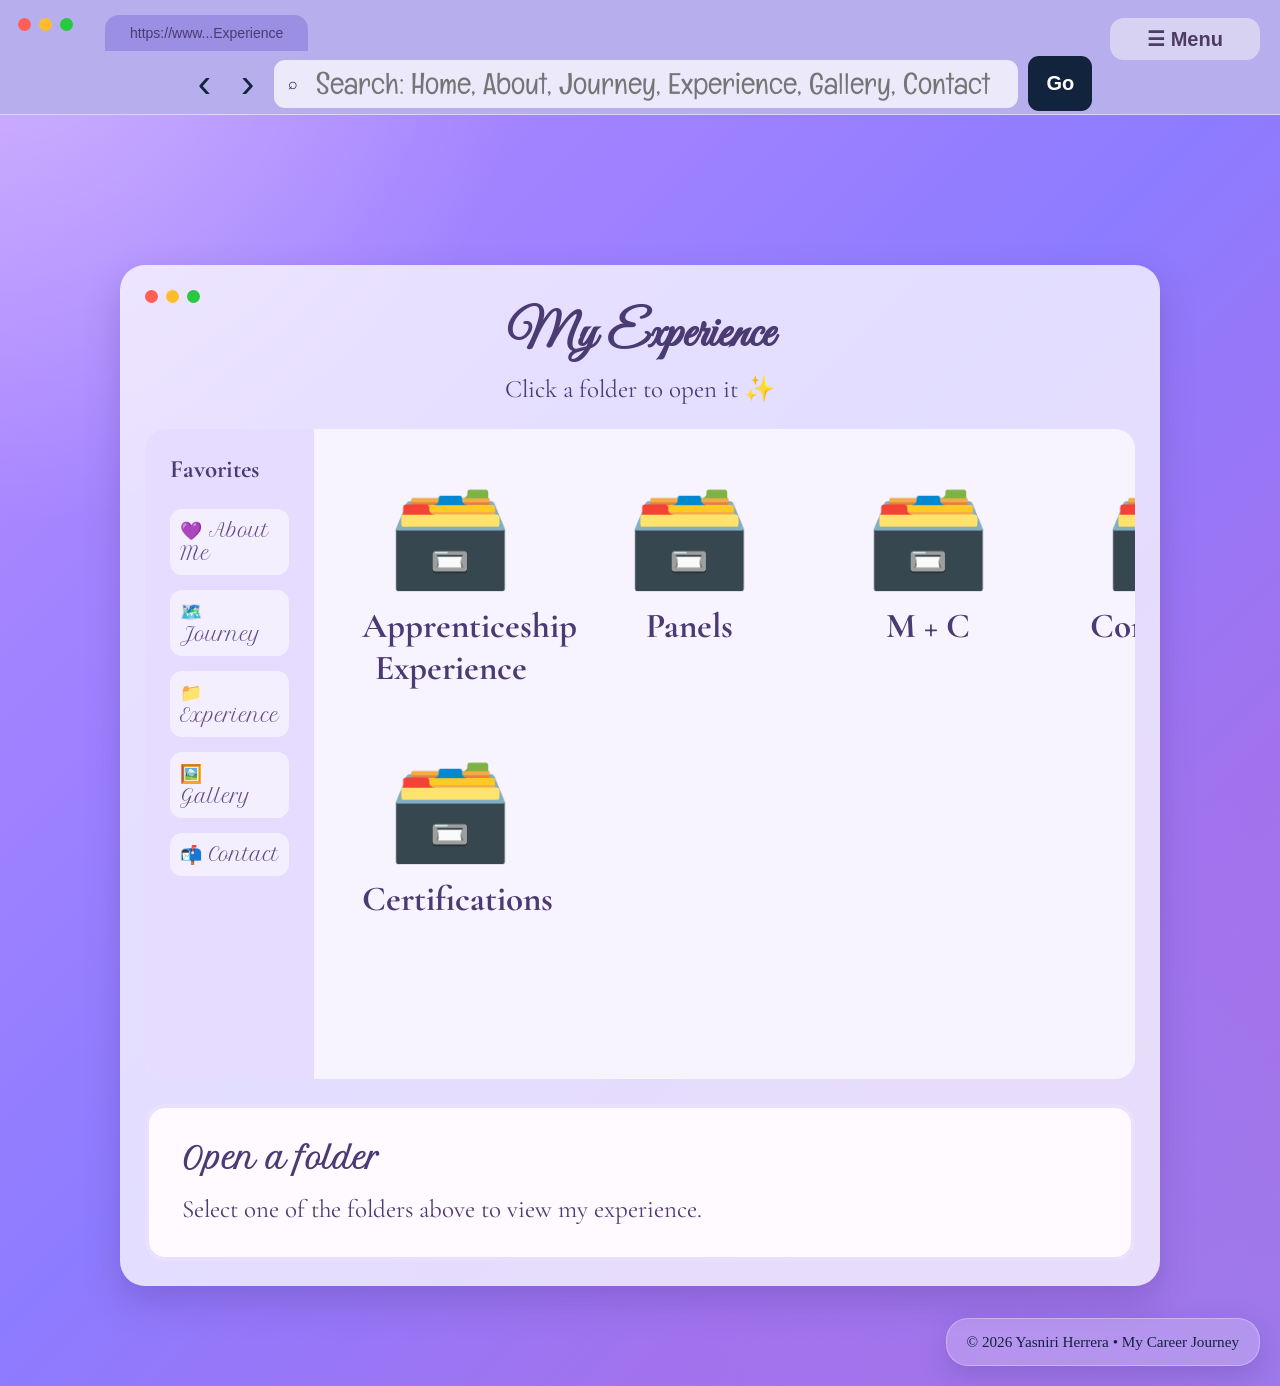
<file: experience.html>
<!doctype html>
<html lang="en">
    <head>
        <meta charset="UTF-8" />
        <meta name="viewport" content="width=device-width, initial-scale=1.0" />
        <title>Experience</title>
        <link rel="stylesheet" href="experience.css" />
<link rel="stylesheet" href="responsive-fixes.css">
        <link rel="preconnect" href="https://fonts.googleapis.com" />
        <link rel="preconnect" href="https://fonts.gstatic.com" crossorigin />
        <link href="https://fonts.googleapis.com/css2?family=Cormorant+Garamond:wght@300;400;500;600;700&family=Englebert&family=Great+Vibes&family=Petit+Formal+Script&display=swap" rel="stylesheet" />
    </head>

    <body>
        <div class="browser">
            <div class="top-bar">
                <div class="window-dots">
                    <span class="red"></span>
                    <span class="yellow"></span>
                    <span class="green"></span>
                </div>

                <div class="tab">https://www...Experience</div>

                <div class="toolbar">
                    <button class="nav-arrow" onclick="history.back()">‹</button>
                    <button class="nav-arrow" onclick="history.forward()">›</button>

                    <div class="url-bar">
                        <span>⌕</span>
                        <input
                            id="searchInput"
                            type="text"
                            placeholder="Search: Home, About, Journey, Experience, Gallery, Contact" />
                    </div>

                    <button class="go-btn" onclick="searchSite()">Go</button>
                </div>

                <div class="dropdown">
                    <button class="dropbtn">☰ Menu</button>
                    <div class="dropdown-content">
                        <a href="index.html">Home</a>
                        <a href="home.html">About Me</a>
                        <a href="journey.html">Journey</a>
                        <a href="experience.html">Experience</a>
                        <a href="gallery.html">Gallery</a>
                        <a href="contact.html">Contact</a>
                    </div>
                </div>
            </div>

            <main class="experience-page">
                <section class="explorer-window">
                    <div class="explorer-header">
                        <div class="mini-dots">
                            <span class="red"></span>
                            <span class="yellow"></span>
                            <span class="green"></span>
                        </div>

                        <h1>My Experience</h1>
                        <p>Click a folder to open it ✨</p>
                    </div>

                    <div class="file-explorer">
                        <aside class="sidebar">
                            <p class="sidebar-title">Favorites</p>
                            <a href="home.html">💜 About Me</a>
                            <a href="journey.html">🗺️ Journey</a>
                            <a href="experience.html">📁 Experience</a>
                         <a href="gallery.html">🖼️ Gallery</a>

                            <a href="contact.html">📬 Contact</a>
                        </aside>

                        <section class="folder-area">
                            <div class="folder" onclick="openFolder('apprenticeship', this)">
                                <div class="folder-icon">🗃️</div>
                                <p> Apprenticeship Experience</p>
                            </div>

                            <div class="folder" onclick="openFolder('panel', this)">
                                <div class="folder-icon">🗃️</div>
                                <p>Panels</p>
                            </div>

                            <div class="folder" onclick="openFolder('idk', this)">
                                <div class="folder-icon">🗃️</div>
                                <p>M + C</p>
                            </div>

                            <div class="folder" onclick="openFolder('core team', this)">
                                <div class="folder-icon">🗃️</div>
                                <p>Core Team</p>
                            </div>

                            <div class="folder" onclick="openFolder('Certifications', this)">
                                <div class="folder-icon">🗃️</div>
                                <p>Certifications</p>
                            </div>
                        </section>
                    </div>

                    <div class="folder-content" id="folderContent">
                        <h2>Open a folder</h2>
                        <p>Select one of the folders above to view my experience.</p>
                    </div>
                </section>
            </main>
        </div>

        <script src="script.js"></script>
        <footer class="dock-footer">
    © 2026 Yasniri Herrera • My Career Journey
</footer>
    </body>
</html>
</file>
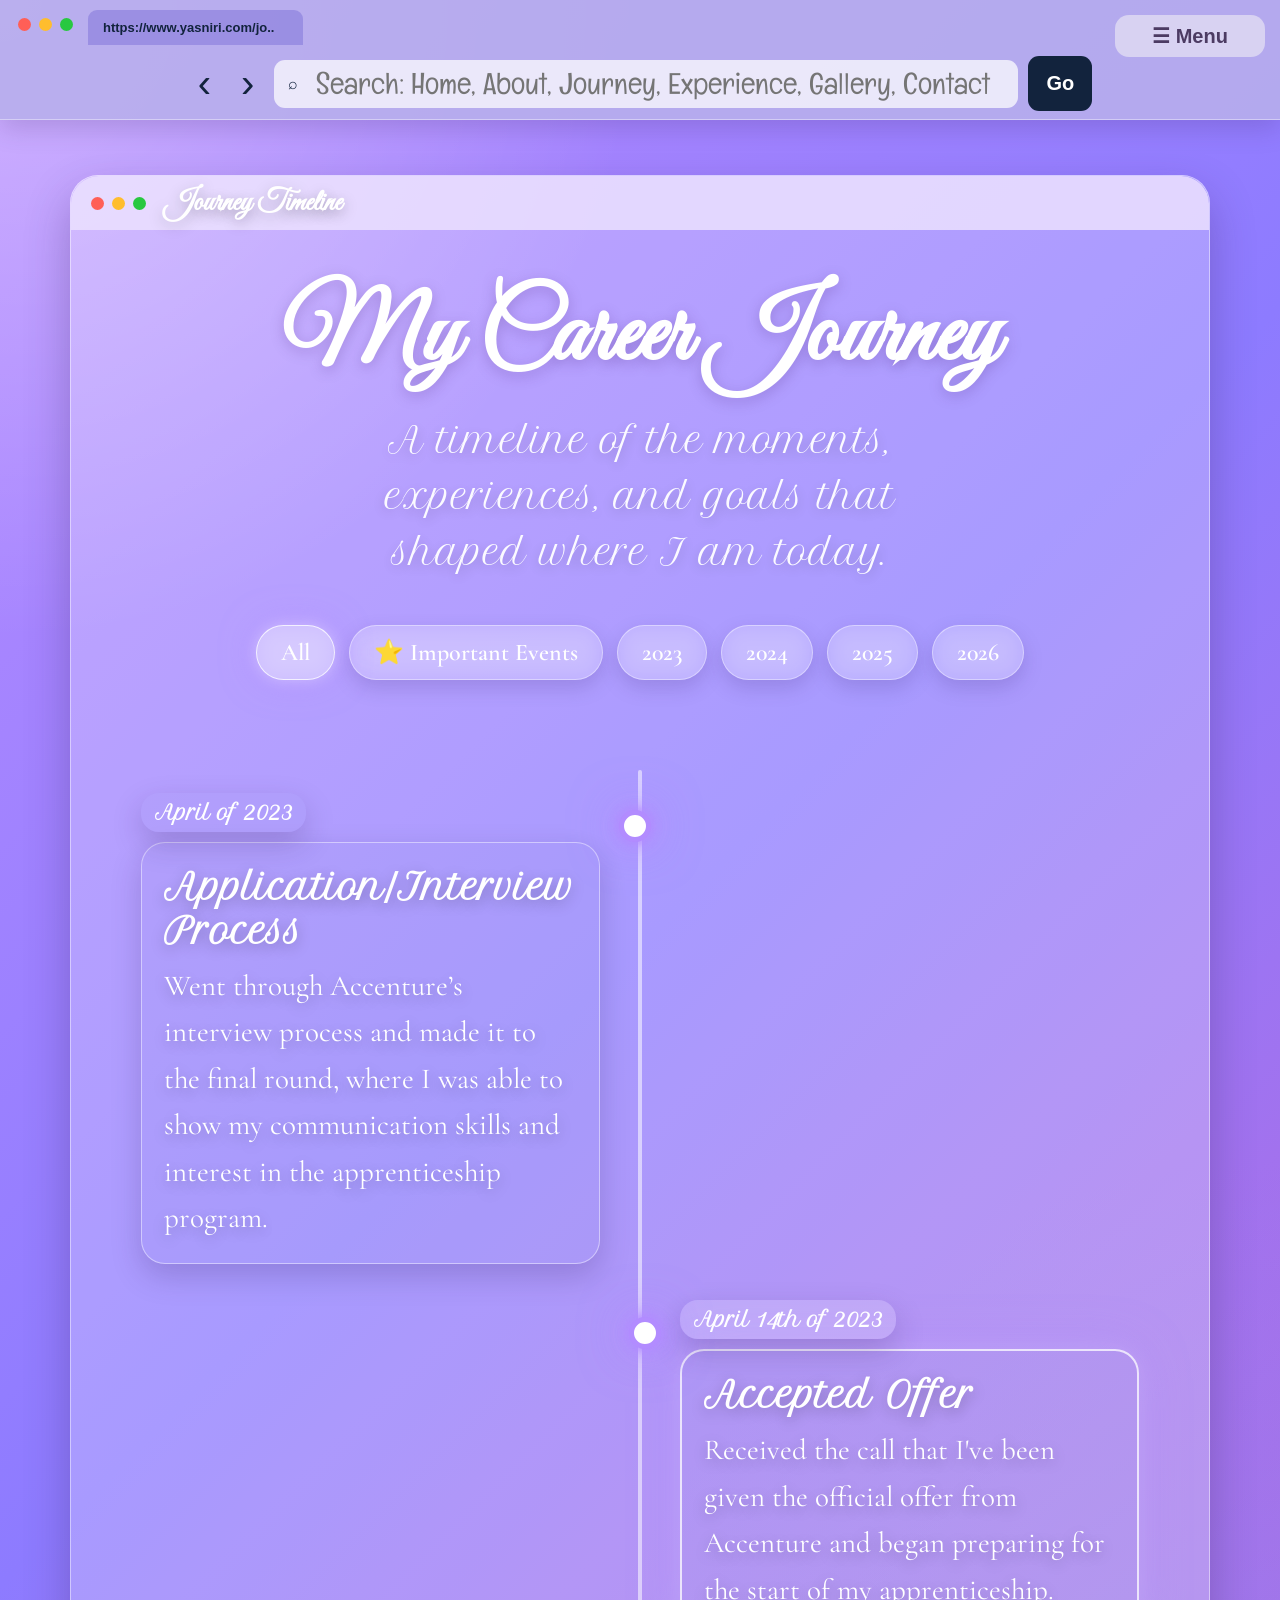
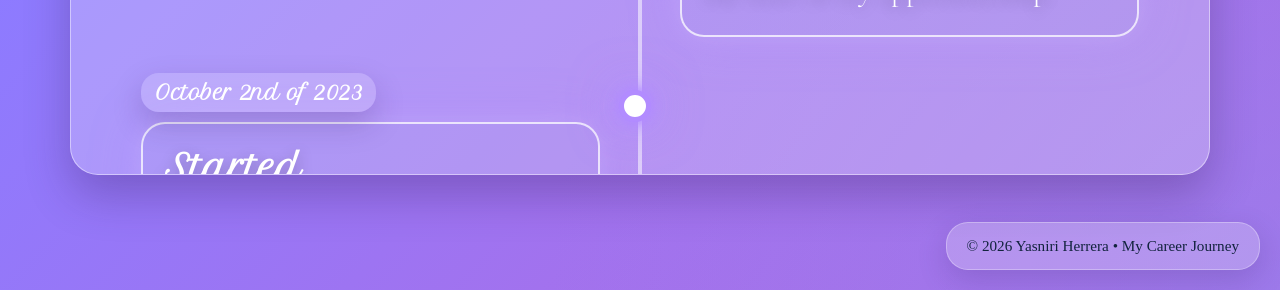
<file: journey.html>
<!doctype html>
<html lang="en">
    <head>
        <meta charset="UTF-8" />
        <meta name="viewport" content="width=device-width, initial-scale=1.0" />
        <title>Journey | My Career Journey</title>
        <link rel="stylesheet" href="journey.css" />
        <link rel="stylesheet" href="responsive-fixes.css">
    <link href="https://fonts.googleapis.com/css2?family=Cormorant+Garamond:ital,wght@0,300..700;1,300..700&family=Great+Vibes&family=Marck+Script&family=Petit+Formal+Script&family=Petrona:ital,wght@0,100..900;1,100..900&display=swap" rel="stylesheet">   
<link href="https://fonts.googleapis.com/css2?family=Cormorant+Garamond:wght@300;400;500;600;700&family=Englebert&family=Great+Vibes&family=Petit+Formal+Script&display=swap" rel="stylesheet" />

    </head>

    <body>
        <div class="browser">
            <header class="top-bar">
                <div class="window-dots">
                    <span class="red"></span>
                    <span class="yellow"></span>
                    <span class="green"></span>
                </div>

                <div class="tab">https://www.yasniri.com/jo..</div>

                <nav class="dropdown">
                    <button class="dropbtn">☰ Menu</button>
                    <div class="dropdown-content">
                        <a href="index.html">Home</a>
                        <a href="home.html">About Me</a>
                        <a href="journey.html">Journey</a>
                        <a href="experience.html">Experience</a>
                        <a href="gallery.html">Gallery</a>
                        <a href="contact.html">Contact</a>
                    </div>
                </nav>

                <div class="toolbar">
                    <button class="nav-arrow" onclick="history.back()">‹</button>
                    <button class="nav-arrow" onclick="history.forward()">›</button>

                    <div class="url-bar">
                        <span>⌕</span>
                        <input
                            id="searchInput"
                            type="text"
                            placeholder="Search: Home, About, Journey, Experience, Gallery, Contact" />
                    </div>

                    <button class="go-btn" onclick="searchSite()">Go</button>
                </div>
            </header>

            <main class="journey-page">
                <section class="journey-window">
                    <div class="window-header">
                        <div class="mini-dots">
                            <span class="red"></span>
                            <span class="yellow"></span>
                            <span class="green"></span>
                        </div>
                        <p class="fonts">Journey Timeline</p>
                    </div>

                    <div class="journey-intro">
    <h1 id="typingText4" data-text="My Career Journey"></h1>

    <p class="top">
        A timeline of the moments, experiences, and goals that shaped where I am today.
    </p>

    <div class="timeline-filters">
        <button class="filter-btn active" onclick="filterTimeline('all', this)">
            All
        </button>

        <button class="filter-btn" onclick="filterTimeline('important', this)">
            ⭐ Important Events
        </button>

        <button class="filter-btn" onclick="filterTimeline('2023', this)">
            2023
        </button>

        <button class="filter-btn" onclick="filterTimeline('2024', this)">
            2024
        </button>

        <button class="filter-btn" onclick="filterTimeline('2025', this)">
            2025
        </button>

        <button class="filter-btn" onclick="filterTimeline('2026', this)">
            2026
        </button>
    </div>
</div>

                    <div class="timeline">
<div class="timeline-card left" data-year="2023">
                                <div class="date">April of 2023</div>
                            <div class="content">
                                <h2>Application/Interview Process</h2>
                                <p>
                                   Went through Accenture’s interview process and made it to the final round, where I was able to show my communication skills and interest in the apprenticeship program.
                                </p>
                            </div>
                        </div>

<div class="timeline-card right important" data-year="2023">                            
    <div class="date">April 14th of 2023</div>
                            <div class="content">
                                <h2>Accepted Offer</h2>
                                <p>Received the call that I've been given the official offer from Accenture and began preparing for the start of my apprenticeship.</p>
                            </div>
                        </div>

<div class="timeline-card left important" data-year="2023">
                                <div class="date">October 2nd of 2023</div>
                            <div class="content">
                                <h2>Started Apprenticeship</h2>
                                <p>Started my journey at Accenture as a Technology Youth Apprentice, beginning the program and getting introduced to the company, and program expectations as well as meeting everyone within my cohort.</p>
                            </div>
                        </div>

<div class="timeline-card right" data-year="2023">                           
     <div class="date">October 2023 - January 2024</div>
                            <div class="content">
                                <h2>Foundational Training & Tech School</h2>
                                <p>Completed training through Creative Classroom which went over MS365 skills and communication skills amongst other things and tech school, which assisted in building a foundation in technical skills, problem-solving, and professional communication.
</p>
                            </div>
                        </div>

<div class="timeline-card left" data-year="2023">
                                <div class="date">February 2024</div>
                            <div class="content">
                                <h2>First Project Staffing</h2>
                                <p>Worked closely with my first supervisor, Tina, during my first project staffing, where I gained early exposure to Accenture’s work culture and built foundational skills in coordination and communication.</p>
                            </div>
                        </div>

                         <div class="timeline-card right">
                            <div class="date">May 10th of 2024</div>
                            <div class="content">
                                <h2>Take Your Kid to Work Day</h2>
                                <p>Helped support and coordinate my supervisor at the time with Accenture's Take Your Kid to Work Day, which was one of the first larger events I was involved in at Accenture.</p>
                            </div>
                        </div>

<div class="timeline-card left" data-year="2023">                            <div class="date">October 16th of 2024</div>
                            <div class="content">
                                <h2>C24 Onboarding Support (20+ Apprentices)</h2>
                                <p>Worked with the core team to help onboard 20+ new apprentices, supporting communication, coordination, and making sure everything ran smoothly.</p>
                            </div>
                        </div>

<div class="timeline-card right" data-year="2024">                            <div class="date">November 11th of 2024</div>
                            <div class="content">
                                <h2>Communications Coach (YAP Program)
</h2>
                                <p>Served as the first and only apprentice Communications Coach, supporting and mentoring apprentices within the cohorts below by providing feedback on written communication and overall delivery to help them build confidence and improve their professional writing skills.</p>
                            </div>
                        </div>

<div class="timeline-card left important" data-year="2024">
                                <div class="date">December 3rd of 2024</div>
                            <div class="content">
                                <h2>Careerwise Panel</h2>
                                <p>Was handpicked to be one of two youth apprentices to speak on a CareerWise panel, where I shared my experience in the program. This was one of the first major panels I was invited to participate in, with both the CEO and President of CareerWise in attendance, helping me build confidence in speaking and representing the apprenticeship program as well as myself.</p>
                            </div>
                        </div>

<div class="timeline-card right important" data-year="2025">
                                <div class="date">June 24th of 2025</div>
                            <div class="content">
                                <h2>High School Graduation </h2>
                                <p>Graduated high school while continuing to grow professionally at Accenture.</p>
                            </div>
                        </div>

<div class="timeline-card left important" data-year="2025">
                                <div class="date">July of 2025</div>
                            <div class="content">
                                <h2>Transition from Technology to Marketing </h2>
                                <p>Made the decision to switch from Technology to Marketing & Communications to better align with my strengths and interests.
</p>
                            </div>
                        </div>


<div class="timeline-card right" data-year="2024">                            <div class="date">July of 2025</div>
                            <div class="content">
                                <h2>Transition to Full-Time Role </h2>
                                <p>Started working full-time at Accenture and got to fully dive into M + C work, I was excited to take on new challenges and continue growing in my career at Accenture.
</p>
                            </div>
                        </div>




<div class="timeline-card left important" data-year="2025">
                                <div class="date">August 26th of 2025</div>
                            <div class="content">
                                <h2>Started Hunter College</h2>
                                <p>Began attending Hunter College while working full-time, balancing school and work at the same time.
</p>
                            </div>
                        </div>




<div class="timeline-card right" data-year="2024">                            <div class="date">August of 2025</div>
                            <div class="content">
                                <h2>Current Role – Canada M+C Team</h2>
                                <p>Now working with the Canada Marketing & Communications team alongside Most Jahan, supporting projects related to events, communications, and internal initiatives.</p>
                            </div>
                        </div>

<div class="timeline-card left" data-year="2023">                            <div class="date">2025-2026</div>
                            <div class="content">
                                <h2>Continued Panels + Core Team Support </h2>
                                <p>Continued participating in panels and supporting the core team, taking on a bigger role in helping others and contributing to program initiatives.</p>
                            </div>
                        </div>


<div class="timeline-card right">
                            <div class="date">May 15th of 2026</div>
                            <div class="content">
                                <h2>Superday – Recruiting Support
</h2>
                                <p>Supported Superday 2026 by helping with the coordination and execution of the final interview day, working closely with fellow apprentices, interviewers, and the core team. Played a role in ensuring everything ran smoothly and helped create a positive experience for prospective apprentices.</p>
                            </div>
                        </div>
                        
                        <div class="timeline-card left" data-year="2026">
                            <div class="date">2026</div>
                            <div class="content">
                                <h2>Progressing into Second Year of College
</h2>
                                <p>Continuing into my second year of college while staying committed to growing professionally at Accenture.
</p>
                            </div>
                        </div>


<div class="timeline-card right important" data-year="2026">
                                <div class="date">2026</div>
                            <div class="content">
                                <h2>Applying for Post-Secondary</h2>
                                <p>Currently applying for the post-secondary/adult apprenticeship program as my next step at Accenture. </p>
                            </div>
                        </div>
                    
                    </div>
                </section>
            </main>
        </div>

        <script src="script.js"></script>
        <footer class="dock-footer">
    © 2026 Yasniri Herrera • My Career Journey
</footer>
    </body>
</html>
</file>
<file: experience.css>
* {
    margin: 0;
    padding: 0;
    box-sizing: border-box;
}

body {
    min-height: 100vh;
    font-family: Arial, Helvetica, sans-serif;
    background:
        radial-gradient(circle at top left, rgba(255, 255, 255, 0.35), transparent 28%),
        radial-gradient(circle at bottom right, rgba(129, 140, 248, 0.45), transparent 32%),
        linear-gradient(135deg, #b88cff, #8d7bff, #b46adf);
    color: #12233d;

    animation: pageEnter 0.8s ease forwards;
}

body.fade-out {
    opacity: 0;
    transition: opacity 0.45s ease;
}

@keyframes pageEnter {
    from {
        opacity: 0;
        filter: blur(12px);
        transform: scale(0.98);
    }

    to {
        opacity: 1;
        filter: blur(0);
        transform: scale(1);
    }
}


.browser {
    min-height: 100vh;
    width: 100%;
}

.top-bar {
    min-height: 115px;
    background: #b7afed;
    border-bottom: 1px solid #d9d5ff;
    position: relative;
    padding: 15px;
}

.window-dots,
.mini-dots {
    display: flex;
    gap: 8px;
}

.window-dots {
    position: absolute;
    top: 18px;
    left: 18px;
}

.window-dots span,
.mini-dots span {
    width: 13px;
    height: 13px;
    border-radius: 50%;
    display: block;
}

.red {
    background: #ff5f57;
}

.yellow {
    background: #ffbd2e;
}

.green {
    background: #28c840;
}

.tab {
    background: rgba(151, 140, 225, 0.9);
    width: fit-content;
    padding: 10px 25px;
    border-radius: 14px 14px 0 0;
    margin-left: 90px;
    font-size: 14px;
    color: #4b3b73;
}

.toolbar {
    position: absolute;
    top: 56px;
    left: 0;
    width: 100%;
    display: flex;
    align-items: center;
    justify-content: center;
    gap: 10px;
    padding: 0 20px;
}

.nav-arrow,
.go-btn {
    border: none;
    cursor: pointer;
    transition: 0.25s;
}


.nav-arrow {
    background: transparent;
    font-size: 40px;
    padding: 4px 10px;
    color: #12233d;
}


.nav-arrow:hover {
    background: rgba(255, 255, 255, 0.35);
    border-radius: 10px;
}

.url-bar {
      width: 60%;
    min-width: 420px;
    max-width: 900px;
    height: 48px;
    background: rgba(255, 255, 255, 0.72);
    border-radius: 11px;
    display: flex;
    align-items: center;
    gap: 18px;
    padding: 0 14px;
}

.url-bar input {
    width: 100%;
    border: none;
    outline: none;
    background: transparent;
    color: #12233d;
    font-size: 30px;
}

.go-btn {
    height: 55px;
    padding: 0 18px;
    border-radius: 11px;
    background: #12233d;
    color: white;
    font-weight: bold;
    font-size:20px;
}

.go-btn:hover {
    background: #3830c1;
    transform: translateY(-2px);
}

.dropdown {
    position: absolute;
    right: 20px;
    top: 18px;
}

.dropbtn {
    background: #d8d2f2;
    color: #4c3b63;
    border: none;
    padding: 9px 14px;
    border-radius: 14px;
    cursor: pointer;
    font-weight: bold;
    width:150px;
    font-size: 20px;
}

.dropdown-content {
    display: none;
    position: absolute;
    right: 0;
    background: white;
    min-width: 150px;
    border-radius: 15px;
    overflow: hidden;
    box-shadow: 0 8px 18px rgba(0, 0, 0, 0.18);
    z-index: 10;
}

.dropdown-content a {
    display: block;
    padding: 12px;
    text-decoration: none;
    color: #4b3b73;
}

.dropdown-content a:hover {
    background: #eee7ff;
}

.dropdown:hover .dropdown-content {
    display: block;
}

.experience-page {
    padding: 150px 120px 100px;
    display: flex;
    justify-content: center;
}

.explorer-window {
    width: 100%;
    max-width: 2300px;
    background: rgba(255, 255, 255, 0.75);
    backdrop-filter: blur(12px);
    border-radius: 25px;
    padding: 25px;
    box-shadow: 0 15px 35px rgba(70, 45, 120, 0.25);
}

.explorer-header {
    text-align: center;
    margin-bottom: 25px;
    color: #4b3b73;
}

.explorer-header h1 {
    font-size: 50px;
    margin-bottom: 8px;
}

.file-explorer {
    display: flex;
    background: #f7f3ff;
    border-radius: 20px;
    overflow: hidden;
    min-height: 650px;
    width: auto;
    width:2200px;
}

.sidebar {
    width: 230px;
    background: #e5dcff;
    padding: 25px;
    display: flex;
    flex-direction: column;
    gap: 15px;
}

.sidebar-title {
    font-weight: bold;
    color: #4b3b73;
    margin-bottom: 10px;
}

.sidebar a {
    text-decoration: none;
    color: #5d4a86;
    background: rgba(255, 255, 255, 0.55);
    padding: 10px;
    border-radius: 12px;
}

.sidebar a:hover {
    background: white;
}

.folder-area {
    flex: 1;
    padding: 30px;
    display: grid;
    grid-template-columns: repeat(auto-fit, minmax(130px, 1fr));
    gap: 25px;
    align-content: start;
}

.folder {
    text-align: center;
    cursor: pointer;
    padding: 18px;
    border-radius: 18px;
    transition: 0.3s ease;
    color: #4b3b73;
}

.folder:hover {
    background: #eee7ff;
    transform: translateY(-6px) scale(1.03);
    box-shadow: 0 0 20px rgba(141, 123, 255, 0.45);
}

.folder.active {
    background: white;
    box-shadow: 0 0 18px rgba(167, 137, 222, 0.6);
}

.folder-icon {
    font-size: 100px;
}

.folder p {
    margin-top: 10px;
    font-weight: bold;
    font-size:35px;
}

.folder-content {
    margin-top: 25px;
    background: #fffaff;
    border-radius: 20px;
    padding: 35px;
    color: #4b3b73;
    box-shadow: inset 0 0 0 2px #eadfff;
    border: 2px solid #eadfff;
    width:2200px;
}

.folder-content h2 {
    margin-bottom: 18px;
}

.experience-items {
    display: grid;
    grid-template-columns: repeat(auto-fit, minmax(220px, 1fr));
    gap: 18px;
    margin-top: 15px;
}

.experience-item {
    background: white;
    border-radius: 18px;
    padding: 15px;
    box-shadow: 0 8px 18px rgba(70, 45, 120, 0.12);
    transition: 0.3s ease;
    
}

.experience-item:hover {
    transform: translateY(-4px);
    box-shadow: 0 0 18px rgba(167, 137, 222, 0.4);
}



/* Fonts */

h1 {
    font-family: "Great Vibes", cursive;
    font-weight: 700;
    font-size: 48px;
}

p {
    font-family: "Cormorant Garamond", serif;
    font-size: 25px;
}

h2 {
    font-family: "Petit Formal Script", cursive;
    font-size: 28px;
    font-style: normal;
}

li {
    font-family: "Englebert", cursive;
    font-size: 18px;
}

a {
    font-family: "Petit Formal Script", cursive;
    font-size: 18px;
}

/* Mobile */

@media (max-width: 750px) {
    .experience-page {
        padding: 130px 20px 60px;
    }

    .file-explorer {
        flex-direction: column;
    }

    .sidebar {
        width: 100%;
    }

    .folder-area {
        grid-template-columns: repeat(2, 1fr);
    }

    .tab {
        margin-left: 70px;
        font-size: 12px;
    }

    .dropdown {
        position: static;
        margin-top: 15px;
    }

    .url-bar {
        min-width: 180px;
        width: 60%;
    }

    .experience-items {
        grid-template-columns: 1fr;
    }
}



.folder-img {
    width: 100%;
    height: 150px;
    object-fit: fill;
    border-radius: 15px;
    margin-bottom: 12px;
}

input {
    font-family: "Englebert", cursive;
}

.panel-img {
    width: 100%;
    max-width: 320px;

    height: 450px;

    object-fit: cover;
    object-position: center;

    border-radius: 20px;
    margin: 0 auto 18px;

    display: block;

    box-shadow: 0 10px 24px rgba(70, 45, 120, 0.2);
    transition: 0.3s ease;
}

.panel-img:hover {
    transform: scale(1.03);
    box-shadow: 0 0 24px rgba(141, 123, 255, 0.45);
}

.apprenticeship-img {
    width: 100%;
    max-width: 700px;

    height: 420px;

    object-fit: cover;
    object-position: center;

    border-radius: 24px;
    margin: 0 auto 22px;

    display: block;

    border: 2px solid rgba(255, 255, 255, 0.4);

    box-shadow:
        0 14px 30px rgba(70, 45, 120, 0.24),
        0 0 26px rgba(141, 123, 255, 0.22);

    transition: 0.3s ease;
}

.apprenticeship-img:hover {
    transform: translateY(-5px) scale(1.015);

    box-shadow:
        0 20px 38px rgba(70, 45, 120, 0.3),
        0 0 32px rgba(141, 123, 255, 0.5);
}


.marketing-img {
    width: 100%;
    max-width: 900px;

    height: 420px;

    object-fit: fill;
    object-position: center;

    border-radius: 24px;
    margin: 0 auto 22px;

    display: block;

    border: 2px solid rgba(255, 255, 255, 0.4);

    box-shadow:
        0 14px 30px rgba(70, 45, 120, 0.24),
        0 0 26px rgba(141, 123, 255, 0.22);

    transition: 0.3s ease;
}

.marketing-img:hover {
    transform: translateY(-5px) scale(1.015);

    box-shadow:
        0 20px 38px rgba(70, 45, 120, 0.3),
        0 0 32px rgba(141, 123, 255, 0.5);
}



.core-img {
    width: 860px;
    max-width: 1000px;

    height: 620px;

    object-fit: cover;
    object-position: center;

    border-radius: 24px;
    margin: 0 auto 22px;

    display: block;

    border: 2px solid rgba(255, 255, 255, 0.4);

    box-shadow:
        0 14px 30px rgba(70, 45, 120, 0.24),
        0 0 26px rgba(141, 123, 255, 0.22);

    transition: 0.3s ease;
}

.core-img:hover {
    transform: translateY(-5px) scale(1.015);

    box-shadow:
        0 20px 38px rgba(70, 45, 120, 0.3),
        0 0 32px rgba(141, 123, 255, 0.5);
}


.dock-footer {
    position: fixed;

    bottom: 20px;
    right: 20px;

    padding: 14px 20px;

    border-radius: 22px;

    background: rgba(255, 255, 255, 0.22);

    backdrop-filter: blur(20px);
    -webkit-backdrop-filter: blur(20px);

    border: 1px solid rgba(255, 255, 255, 0.3);

    box-shadow: 0 10px 30px rgba(54, 35, 110, 0.2);

    color: #12233d;

    font-family: "Life Savers", serif;

    font-size: 0.95rem;

    z-index: 9999;
}
</file>
<file: responsive-fixes.css>
/* responsive-fixes.css
   Add this file after each page's main CSS file in your HTML.
   Example: <link rel="stylesheet" href="responsive-fixes.css">
*/

* {
  box-sizing: border-box;
}

html,
body {
  width: 100%;
  overflow-x: hidden;
}

img,
video,
iframe {
  max-width: 100%;
}

img {
  height: auto;
}

.browser,
.desktop,
.mini-window,
.mini-content,
.about-layout,
.fact-grid,
.pinterest-board,
.popup-window,
.popup-images,
.file-explorer,
.folder-content,
.folder-area,
.timeline,
.timeline-container,
.contact-form,
.resume-frame {
  max-width: 100%;
}

/* shared safari bar fixes */
.url-bar {
  width: min(60%, 900px);
  min-width: 0 !important;
}

.url-bar input {
  min-width: 0;
}

.dropbtn {
  max-width: 100%;
}

/* index/styles.css fixes */
.hero-subtitle {
  padding-right: 0 !important;
  transform: none !important;
  max-width: 700px;
}

.hero h2,
h1,
#typingText {
  white-space: normal !important;
  overflow-wrap: break-word;
}

.icon {
  width: clamp(120px, 18vw, 215px);
  height: clamp(120px, 18vw, 215px);
  font-size: clamp(48px, 8vw, 85px);
}

.favorite-card {
  width: min(200px, 100%);
}

.quote-card {
  width: min(560px, 86vw);
  height: auto;
  min-height: 210px;
}

.quote-card p {
  font-size: clamp(1.2rem, 4vw, 2.2rem);
}

/* home.css fixes */
.mini-window {
  width: min(96%, 1450px) !important;
  min-height: auto !important;
}

.about-layout {
  grid-template-columns: minmax(260px, 430px) minmax(0, 1fr);
}

.photo-card {
  width: min(430px, 100%) !important;
}

.fact-grid {
  grid-template-columns: repeat(auto-fit, minmax(min(280px, 100%), 1fr));
}

.fact-card {
  min-width: 0 !important;
  width: 100%;
}

/* experience.css fixes */
.file-explorer,
.folder-content {
  width: 100% !important;
  max-width: 100% !important;
}

.folder-area {
  grid-template-columns: repeat(auto-fit, minmax(min(180px, 100%), 1fr));
}

.core-img,
.marketing-img,
.apprenticeship-img,
.panel-img,
.experience-img,
.folder-img {
  width: 100% !important;
  max-width: 900px;
  height: auto !important;
  object-fit: cover;
}

/* gallery.css fixes */
.pinterest-board {
  grid-template-columns: repeat(auto-fit, minmax(min(280px, 100%), 1fr)) !important;
}

.pin img {
  height: clamp(260px, 40vw, 650px) !important;
  object-fit: cover;
}

.pin-text h3 {
  white-space: normal !important;
  font-size: clamp(2rem, 5vw, 3.4rem) !important;
}

.popup-window {
  width: min(95vw, 1200px) !important;
  max-height: 90vh !important;
}

.popup-images {
  grid-template-columns: repeat(auto-fit, minmax(min(240px, 100%), 1fr)) !important;
}

.popup-images img {
  height: clamp(240px, 42vw, 500px) !important;
  object-fit: cover;
}

/* contact.css fixes */
.typewriter-title {
  max-width: 100%;
}

.contact-btn {
  word-break: break-word;
}

/* footer fix */
.dock-footer {
  max-width: calc(100vw - 24px);
  font-size: clamp(0.75rem, 2vw, 0.95rem) !important;
}

@media (max-width: 950px) {
  .about-layout {
    grid-template-columns: 1fr !important;
    text-align: center;
  }

  .about-text {
    text-align: center;
  }

  .mini-content {
    padding: 38px !important;
  }
}

@media (max-width: 768px) {
  .top-bar {
    height: 140px !important;
  }

  .tab {
    display: none !important;
  }

  .toolbar {
    top: 58px !important;
    flex-wrap: wrap;
    justify-content: center;
    padding: 8px 12px !important;
  }

  .nav-arrow {
    font-size: 24px !important;
    padding: 4px 8px !important;
  }

  .url-bar {
    width: 100% !important;
    height: 38px !important;
  }

  .url-bar input {
    font-size: 14px !important;
  }

  .go-btn {
    width: 70px !important;
    height: 36px !important;
    font-size: 12px !important;
    padding: 0 10px !important;
  }

  .dropdown {
    top: 12px !important;
    right: 14px !important;
  }

  .dropbtn {
    width: 115px !important;
    font-size: 13px !important;
  }

  .desktop,
  .start-page,
  .experience-page {
    padding-left: 16px !important;
    padding-right: 16px !important;
    align-items: flex-start !important;
  }

  .mini-content {
    padding: 22px !important;
  }

  h1,
  #typingText {
    font-size: clamp(2.6rem, 15vw, 4.5rem) !important;
  }

  .hero h2 {
    font-size: clamp(1.8rem, 9vw, 3rem) !important;
  }

  .hero-subtitle,
  p {
    font-size: clamp(1rem, 5vw, 1.35rem) !important;
  }

  .favorites {
    grid-template-columns: repeat(2, minmax(0, 1fr)) !important;
    display: grid !important;
    gap: 22px !important;
  }

  .popup-topbar {
    grid-template-columns: 70px 1fr 36px !important;
  }
}

@media (max-width: 430px) {
  .favorites,
  .fact-grid,
  .pinterest-board,
  .popup-images,
  .folder-area {
    grid-template-columns: 1fr !important;
  }

  .mini-content {
    padding: 16px !important;
  }

  .dock-footer {
    right: 12px !important;
    bottom: 12px !important;
  }
}
</file>
<file: journey.css>
* {
    margin: 0;
    padding: 0;
    box-sizing: border-box;
}

body {
    min-height: 100vh;
    font-family: Arial, Helvetica, sans-serif;
    background:
        radial-gradient(circle at top left, rgba(255, 255, 255, 0.35), transparent 28%),
        radial-gradient(circle at bottom right, rgba(129, 140, 248, 0.45), transparent 32%),
        linear-gradient(135deg, #b88cff, #8d7bff, #b46adf);
    color: #12233d;

    animation: pageEnter 0.8s ease forwards;
}

body.fade-out {
    opacity: 0;
    transition: opacity 0.45s ease;
}

@keyframes pageEnter {
    from {
        opacity: 0;
        filter: blur(12px);
        transform: scale(0.98);
    }

    to {
        opacity: 1;
        filter: blur(0);
        transform: scale(1);
    }
}


.browser {
    min-height: 100vh;
    width: 100%;
    padding-bottom: 60px;
}

.top-bar {
    min-height: 120px;
    background: rgba(183, 175, 237, 0.9);
    border-bottom: 1px solid rgba(255, 255, 255, 0.4);
    position: relative;
    padding-top: 15px;
    box-shadow: 0 8px 25px rgba(61, 35, 99, 0.2);
}

.window-dots,
.mini-dots {
    display: flex;
    gap: 8px;
}

.window-dots {
    position: absolute;
    top: 18px;
    left: 18px;
}

.window-dots span,
.mini-dots span {
    width: 13px;
    height: 13px;
    border-radius: 50%;
    display: block;
}

.red {
    background: #ff5f57;
}

.yellow {
    background: #ffbd2e;
}

.green {
    background: #28c840;
}

.tab {
    position: absolute;
    top: 10px;
    left: 88px;
    width: 215px;
    height: 35px;
    background: rgba(151, 140, 225, 0.9);
    border-radius: 9px 9px 0 0;
    padding: 10px 15px;
    font-size: 13px;
    font-weight: bold;
    color: #12233d;
    overflow: hidden;
    white-space: nowrap;
}

.toolbar {
    position: absolute;
    top: 56px;
    left: 0;
    width: 100%;
    display: flex;
    align-items: center;
    justify-content: center;
    gap: 10px;
    padding: 0 20px;
}

.nav-arrow,
.go-btn {
    border: none;
    cursor: pointer;
    transition: 0.25s;
}


.nav-arrow {
    background: transparent;
    font-size: 40px;
    padding: 4px 10px;
    color: #12233d;
}
.nav-arrow:hover {
    background: rgba(255, 255, 255, 0.35);
    border-radius: 10px;
}

.url-bar {
      width: 60%;
    min-width: 420px;
    max-width: 900px;
    height: 48px;
    background: rgba(255, 255, 255, 0.72);
    border-radius: 11px;
    display: flex;
    align-items: center;
    gap: 18px;
    padding: 0 14px;
}

.url-bar input {
    width: 100%;
    border: none;
    outline: none;
    background: transparent;
    color: #12233d;
    font-size: 30px;
}

.go-btn {
    height: 55px;
    padding: 0 18px;
    border-radius: 11px;
    background: #12233d;
    color: white;
    font-weight: bold;
    font-size:20px;
}

.go-btn:hover {
    background: #3830c1;
    transform: translateY(-2px);
}

.dropdown {

float:right;    
top:14px;
right: 15px;
padding-right: 15px;
}

.dropbtn {
    background: #d8d2f2;
    color: #4c3b63;
    border: none;
    padding: 9px 14px;
    border-radius: 14px;
    cursor: pointer;
    font-weight: bold;
    width:150px;
    font-size: 20px;
}

.dropdown-content {
    display: none;
    position: absolute;
    right: 0;
    top: 38px;
    min-width: 160px;
    background: rgba(255, 255, 255, 0.9);
    border-radius: 16px;
    overflow: hidden;
    box-shadow: 0 12px 25px rgba(60, 30, 90, 0.25);
    z-index: 10;
}

.dropdown-content a {
    display: block;
    padding: 12px 15px;
    text-decoration: none;
    color: #5c4185;
    font-size: 0.9rem;
}

.dropdown-content a:hover {
    background: #efe7ff;
}

.dropdown:hover .dropdown-content {
    display: block;
}

.journey-page {
    width: 100%;
    padding: 55px 20px;
    display: flex;
    justify-content: center;
}

.journey-window {
    width: 92%;
    max-width: 2070px;
    max-height: 1600px;
    overflow-y: auto;
    border-radius: 28px;
    background: rgba(255, 255, 255, 0.24);
    backdrop-filter: blur(18px);
    border: 1px solid rgba(255, 255, 255, 0.45);
    box-shadow: 0 20px 45px rgba(54, 28, 90, 0.3);
    
}

.window-header {
    position: sticky;
    top: 0;
    z-index: 5;
    height: 54px;
    padding: 0 20px;
    background: rgba(235, 225, 255, 0.85);
    color: #5c4185;
    display: flex;
    align-items: center;
    gap: 18px;
    border-radius: 28px 28px 0 0;
    font-weight: bold;

}


.window-header p{
      font-family: "Great Vibes", cursive;

}
.journey-intro {
    text-align: center;
    padding: 45px 25px 25px;
}

.journey-intro h1 {
    font-size: 100px;
    margin-bottom: 12px;
    text-shadow: 0 4px 14px rgba(75, 40, 120, 0.25);
          font-family: "Great Vibes", cursive;
          color:rgb(255, 255, 255);

}

.journey-intro p {
    max-width: 650px;
    margin: 0 auto;
    line-height: 1.6;
    opacity: 0.95;
}

.timeline {
    position: relative;
    width: 100%;
    padding: 40px 30px 70px;
}

.timeline::before {
    content: "";
    position: absolute;
    top: 35px;
    bottom: 40px;
    left: 50%;
    width: 4px;
    transform: translateX(-50%);
    border-radius: 20px;
    background: rgba(255, 255, 255, 0.55);
}

.timeline-card {
    position: relative;
    width: 50%;
    padding: 18px 40px;
    animation: fadeUp 0.8s ease both;
}

.timeline-card.left {
    left: 0;
    text-align: left;
}

.timeline-card.right {
    left: 50%;
    text-align: left;
}

.timeline-card::before {
    content: "";
    position: absolute;
    top: 35px;
    width: 22px;
    height: 22px;
    border-radius: 50%;
    background: white;
    border: 5px solid #b28cff;

    /* Glow */
    box-shadow:
        0 0 10px #b28cff,
        0 0 20px #b28cff,
        0 0 35px rgba(178,140,255,0.9),
        0 0 50px rgba(178,140,255,0.6);

    z-index: 2;

    animation: pulseGlow 2s infinite ease-in-out;
}

@keyframes pulseGlow {
    0% {
        transform: scale(1);
        box-shadow:
            0 0 10px #b28cff,
            0 0 20px #b28cff,
            0 0 35px rgba(178,140,255,0.9);
    }

    50% {
        transform: scale(1.2);
        box-shadow:
            0 0 20px #b28cff,
            0 0 40px #b28cff,
            0 0 60px rgba(178,140,255,1);
    }

    100% {
        transform: scale(1);
        box-shadow:
            0 0 10px #b28cff,
            0 0 20px #b28cff,
            0 0 35px rgba(178,140,255,0.9);
    }
}


.timeline-card.left::before {
    right: -11px;
}

.timeline-card.right::before {
    left: -11px;
}

.date {
    display: inline-block;
    margin-bottom: 10px;
    padding: 7px 14px;
    border-radius: 18px;
    background: rgba(151, 157, 229, 0.109);
color:rgb(255, 255, 255);
    font-weight: bold;
    font-size: 20px;
         font-family: "Petit Formal Script", cursive;
    box-shadow: 0 12px 30px rgba(55, 30, 95, 0.22);

}

.content {
    padding: 22px;
    border-radius: 24px;
    background: rgba(151, 157, 229, 0.109);
    border: 1px solid rgba(255, 255, 255, 0.45);
    box-shadow: 0 12px 30px rgba(55, 30, 95, 0.22);
    transition:
        transform 0.25s ease,
        box-shadow 0.25s ease;
}

.content:hover {
    transform: translateY(-6px);
    box-shadow: 0 18px 38px rgba(55, 30, 95, 0.32);
}

.content h2 {
    font-size: 35px;;
    margin-bottom: 10px;
     font-family: "Petit Formal Script", cursive;
 font-style: normal;
color:rgb(255, 255, 255);
        text-shadow: 0 4px 14px rgba(11, 3, 20, 0.25);

}

.content p {
    font-size: 29px;
    line-height: 1.6;
     text-shadow: 0 4px 14px rgba(11, 3, 20, 0.25);
}

.journey-window::-webkit-scrollbar {
    width: 12px;
}

.journey-window::-webkit-scrollbar-track {
    background: rgba(255, 255, 255, 0.18);
    border-radius: 20px;
}

.journey-window::-webkit-scrollbar-thumb {
    background: rgba(255, 255, 255, 0.55);
    border-radius: 20px;
    border: 3px solid rgba(183, 154, 230, 0.7);
}

@keyframes fadeUp {
    from {
        opacity: 0;
        transform: translateY(25px);
    }

    to {
        opacity: 1;
        transform: translateY(0);
    }
}

@media (max-width: 800px) {
    .toolbar {
        width: 92%;
    }

    .tab {
        margin-top: 32px;
        width: 230px;
    }

    .journey-window {
        width: 96%;
        max-height: none;
    }

    .timeline::before {
        left: 25px;
    }

    .timeline {
        padding: 30px 15px 60px;
    }

    .timeline-card,
    .timeline-card.left,
    .timeline-card.right {
        width: 100%;
        left: 0;
        text-align: left;
        padding: 18px 20px 18px 55px;
    }

    .timeline-card.left::before,
    .timeline-card.right::before {
        left: 14px;
    }

    .journey-intro h1 {
        font-size: 2.1rem;
    }
}

@media (max-width: 520px) {
    .dropdown {
        top: 60px;
        right: 16px;
    }

    .top-bar {
        min-height: 150px;
    }

    .toolbar {
        margin-top: 20px;
    }

    .url-bar {
        font-size: 0.75rem;
    }

    .toolbar button {
        width: 32px;
        height: 32px;
    }
}

a{
    font-family: "Petit Formal Script", cursive;
    
  font-style: bold;  
  font-size: 18px;
}

input {
    font-family: "Englebert", cursive;
}

.font{
          font-family: "Great Vibes", cursive;
font-size: 35px;
color:black;
}

p{
     font-family: "Cormorant Garamond";
    font-size: 30px;
color:rgb(255, 255, 255);
        text-shadow: 0 4px 14px rgba(11, 3, 20, 0.25);

}

.top{
        font-family: "Petit Formal Script", cursive;
        text-shadow: 0 4px 14px rgba(11, 3, 20, 0.25);
font-size: 35px;
}

.dock-footer {
    position: fixed;

    bottom: 20px;
    right: 20px;

    padding: 14px 20px;

    border-radius: 22px;

    background: rgba(255, 255, 255, 0.22);

    backdrop-filter: blur(20px);
    -webkit-backdrop-filter: blur(20px);

    border: 1px solid rgba(255, 255, 255, 0.3);

    box-shadow: 0 10px 30px rgba(54, 35, 110, 0.2);

    color: #12233d;

    font-family: "Life Savers", serif;

    font-size: 0.95rem;

    z-index: 9999;
}

/* =========================
   TIMELINE FILTERS
========================= */

.timeline-filters {
    display: flex;
    flex-wrap: wrap;
    justify-content: center;
    gap: 14px;

    margin-top: 35px;
    margin-bottom: 20px;

    padding: 10px 20px;
}

.filter-btn {
    padding: 12px 24px;

    border-radius: 999px;

    border: 1px solid rgba(255,255,255,0.4);

    background: rgba(255,255,255,0.12);

    backdrop-filter: blur(12px);

    color: white;

    font-family: "Cormorant Garamond";
    font-size: 24px;
    font-weight: 600;

    cursor: pointer;

    transition: all 0.25s ease;

    box-shadow: 0 8px 20px rgba(54,35,110,.18);
}

.filter-btn:hover {
    transform: translateY(-3px);

    background: rgba(255,255,255,0.2);

    box-shadow: 0 12px 30px rgba(54,35,110,.28);
}

.filter-btn.active {
    background: rgba(255,255,255,0.28);

    border: 1px solid rgba(255,255,255,0.75);

    box-shadow:
        0 0 15px rgba(255,255,255,.35),
        0 0 35px rgba(178,140,255,.55);
}

/* =========================
   IMPORTANT EVENTS
========================= */

.timeline-card.important .content {
    border: 2px solid rgba(255,255,255,.75);

    box-shadow:
        0 0 25px rgba(255,255,255,.12),
        0 0 50px rgba(178,140,255,.35);
}

.timeline-card.important .date {
    background: rgba(255,255,255,.18);
}

.timeline-card.important::after {
    content: "";

    position: absolute;

    top: 20px;

    font-size: 28px;

    z-index: 10;
}

.timeline-card.left.important::after {
    right: 10px;
}

.timeline-card.right.important::after {
    left: 10px;
}
</file>
